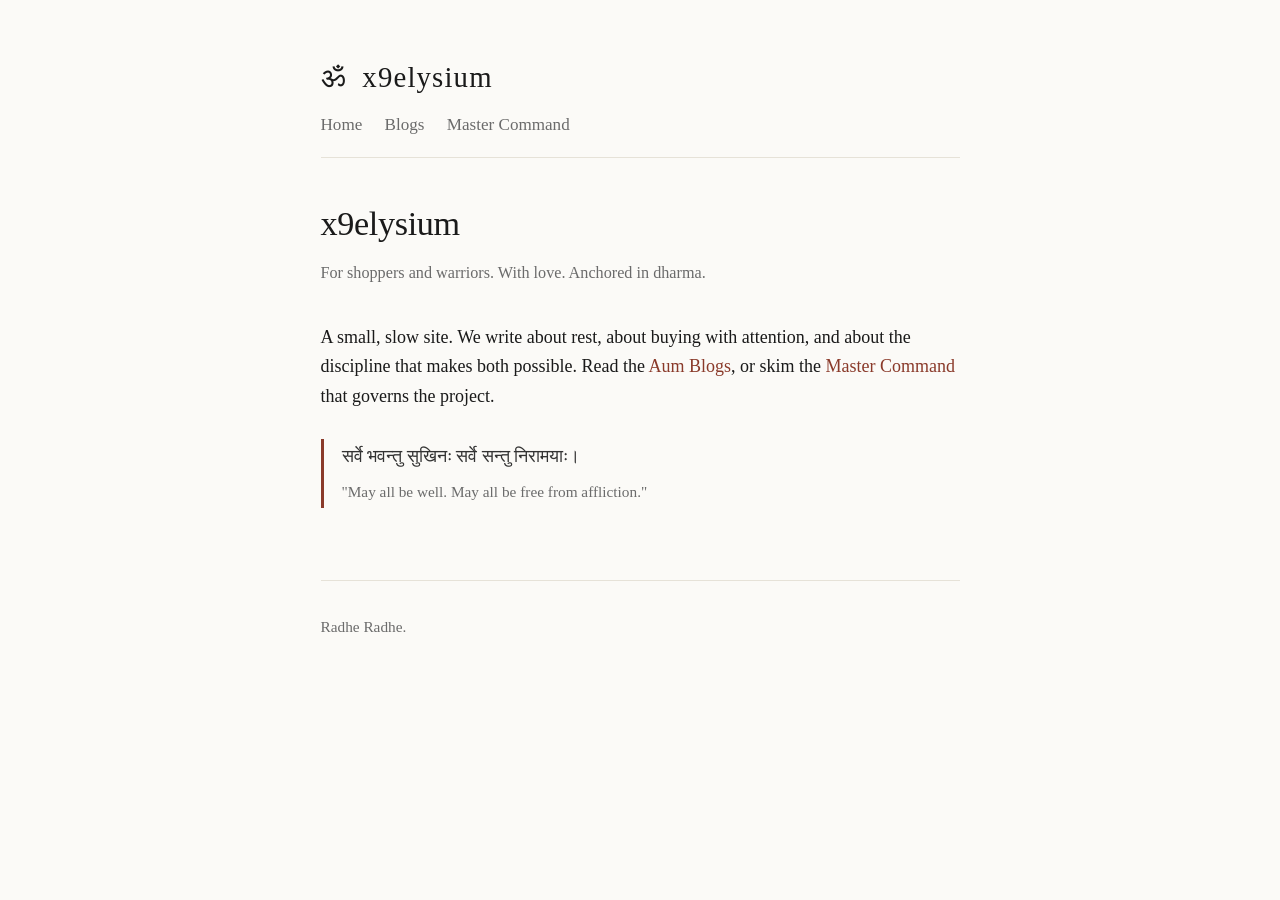
<file: index.html>
<!doctype html>
<html lang="en">
<head>
  <meta charset="utf-8" />
  <meta name="viewport" content="width=device-width, initial-scale=1" />
  <title>x9elysium</title>
  <link rel="stylesheet" href="blogs/style.css" />
</head>
<body>
  <div class="wrap">
    <header class="site">
      <div class="om">ॐ &nbsp;x9elysium</div>
      <nav>
        <a href="index.html">Home</a>
        <a href="blogs/index.html">Blogs</a>
        <a href="docs/X9ELYSIUM_MASTER_COMMAND.md">Master Command</a>
      </nav>
    </header>

    <h1>x9elysium</h1>
    <p class="meta">For shoppers and warriors. With love. Anchored in dharma.</p>

    <p>
      A small, slow site. We write about rest, about buying with attention, and about
      the discipline that makes both possible. Read the
      <a href="blogs/index.html">Aum Blogs</a>, or skim the
      <a href="docs/X9ELYSIUM_MASTER_COMMAND.md">Master Command</a> that governs the project.
    </p>

    <blockquote>
      <span class="shloka">सर्वे भवन्तु सुखिनः सर्वे सन्तु निरामयाः।</span>
      <span class="src">"May all be well. May all be free from affliction."</span>
    </blockquote>

    <footer class="site">
      <p>Radhe Radhe.</p>
    </footer>
  </div>
</body>
</html>
</file>
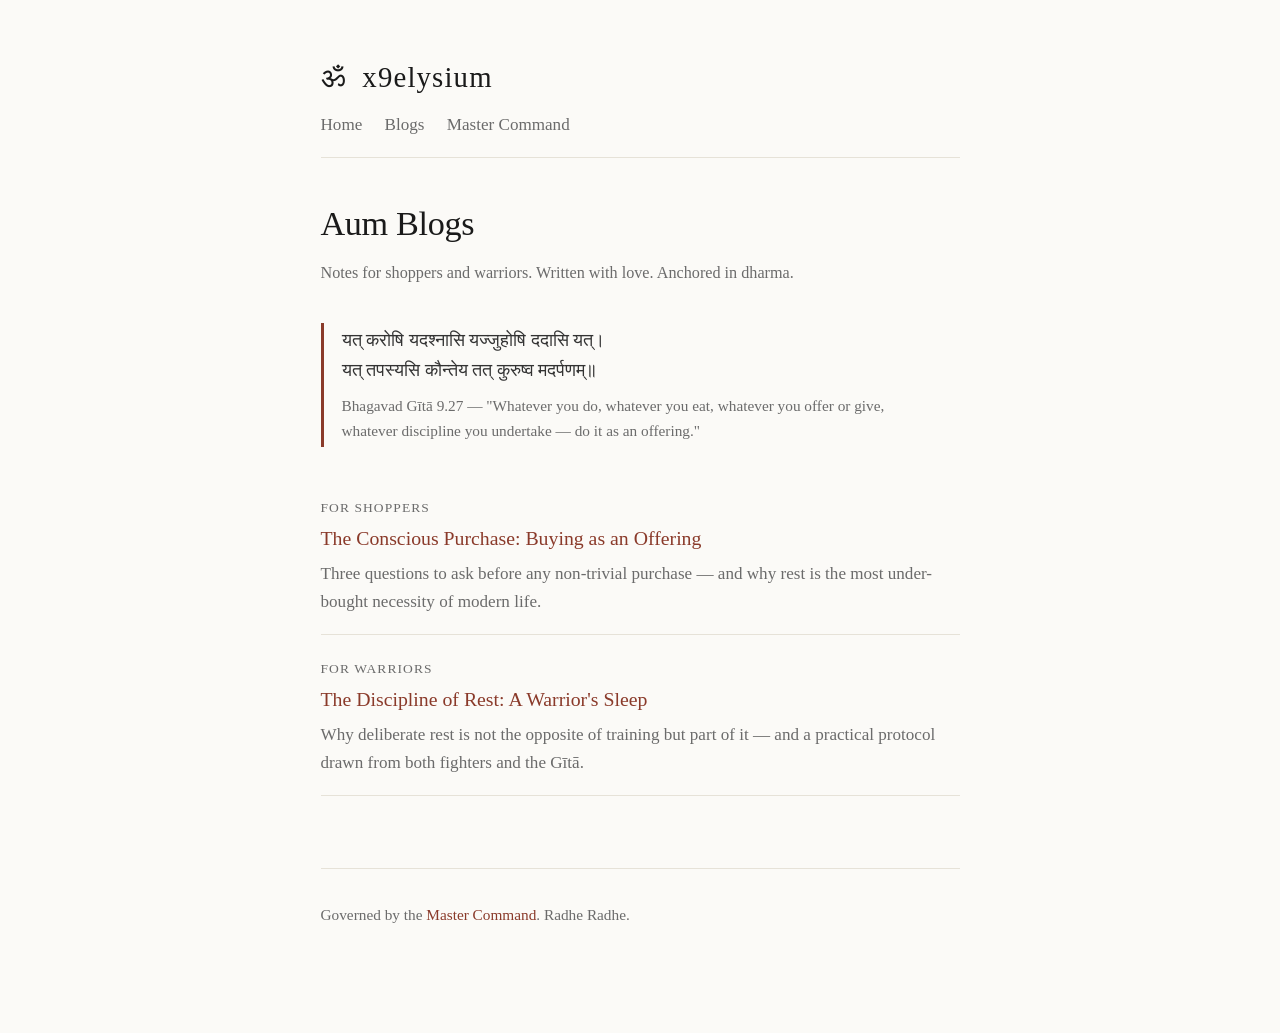
<file: blogs/index.html>
<!doctype html>
<html lang="en">
<head>
  <meta charset="utf-8" />
  <meta name="viewport" content="width=device-width, initial-scale=1" />
  <title>Aum Blogs — x9elysium</title>
  <link rel="stylesheet" href="style.css" />
</head>
<body>
  <div class="wrap">
    <header class="site">
      <div class="om">ॐ &nbsp;x9elysium</div>
      <nav>
        <a href="../index.html">Home</a>
        <a href="index.html">Blogs</a>
        <a href="../docs/X9ELYSIUM_MASTER_COMMAND.md">Master Command</a>
      </nav>
    </header>

    <h1>Aum Blogs</h1>
    <p class="meta">Notes for shoppers and warriors. Written with love. Anchored in dharma.</p>

    <blockquote>
      <span class="shloka">यत् करोषि यदश्नासि यज्जुहोषि ददासि यत्।<br/>
      यत् तपस्यसि कौन्तेय तत् कुरुष्व मदर्पणम्॥</span>
      <span class="src">Bhagavad Gītā 9.27 — "Whatever you do, whatever you eat, whatever you offer or give, whatever discipline you undertake — do it as an offering."</span>
    </blockquote>

    <ul class="posts">
      <li>
        <span class="tag">For shoppers</span>
        <div class="title"><a href="shoppers-conscious-rest.html">The Conscious Purchase: Buying as an Offering</a></div>
        <div class="blurb">Three questions to ask before any non-trivial purchase — and why rest is the most under-bought necessity of modern life.</div>
      </li>
      <li>
        <span class="tag">For warriors</span>
        <div class="title"><a href="warriors-discipline-of-rest.html">The Discipline of Rest: A Warrior's Sleep</a></div>
        <div class="blurb">Why deliberate rest is not the opposite of training but part of it — and a practical protocol drawn from both fighters and the Gītā.</div>
      </li>
    </ul>

    <footer class="site">
      <p>Governed by the <a href="../docs/X9ELYSIUM_MASTER_COMMAND.md">Master Command</a>. Radhe Radhe.</p>
    </footer>
  </div>
</body>
</html>
</file>
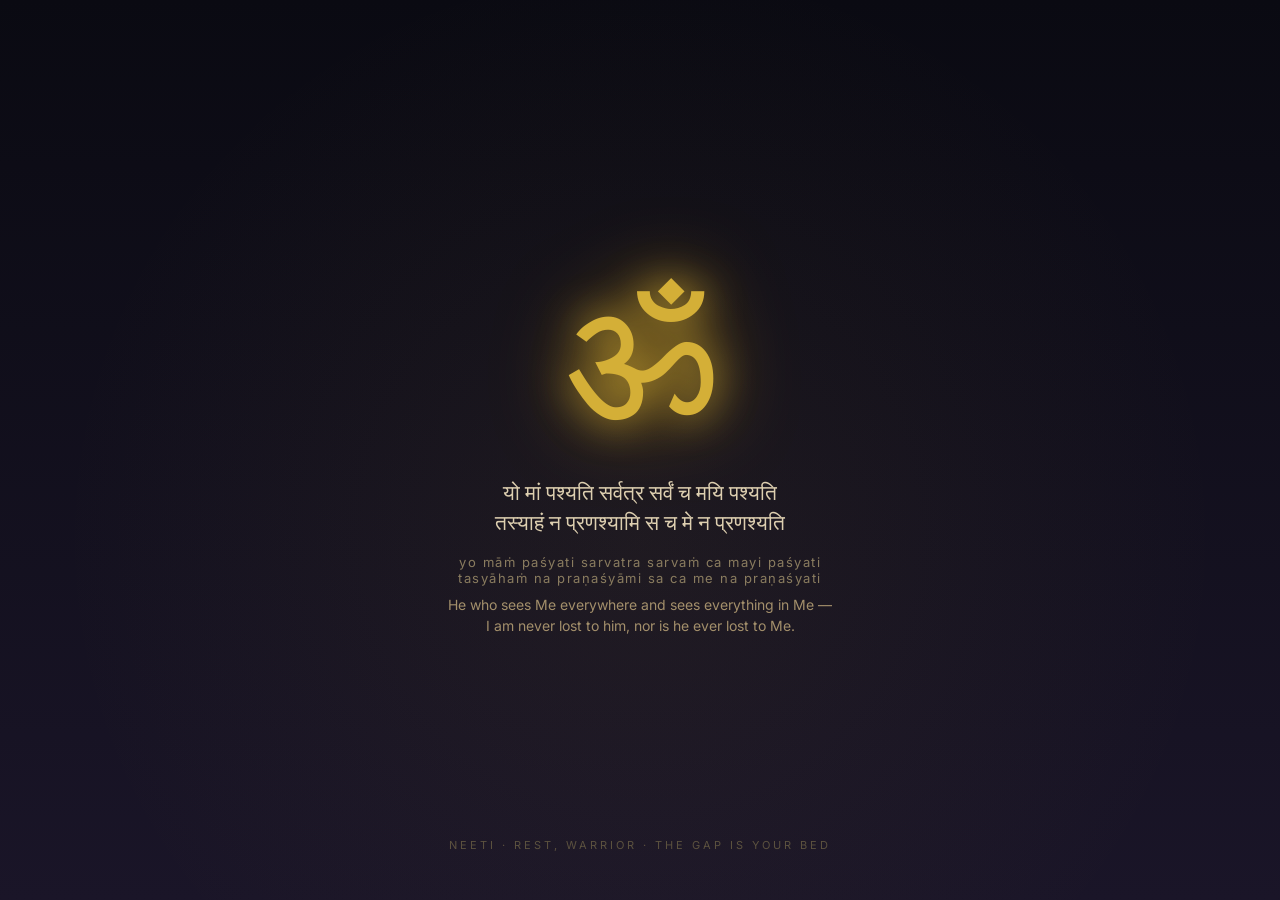
<file: rest.html>
<!DOCTYPE html>
<html lang="en">
<head>
    <meta charset="UTF-8">
    <meta name="viewport" content="width=device-width, initial-scale=1.0">
    <title>Rest • x9elysium</title>
    <style>
        @import url('https://fonts.googleapis.com/css2?family=Playfair+Display:wght@700&family=Inter:wght@300&display=swap');

        :root {
            --gold: #d4af37;
            --deep: #0a0a12;
        }

        * { margin: 0; padding: 0; box-sizing: border-box; }

        body {
            background: #0a0a12;
            color: #e8d9b8;
            font-family: 'Inter', system-ui, sans-serif;
            height: 100vh;
            overflow: hidden;
            display: flex;
            align-items: center;
            justify-content: center;
            position: relative;
        }

        .mist {
            position: absolute;
            inset: 0;
            background: radial-gradient(circle at 50% 60%, rgba(212, 175, 55, 0.06) 0%, transparent 70%);
            animation: mist-drift 25s ease-in-out infinite;
            pointer-events: none;
            z-index: 2;
        }

        .content {
            text-align: center;
            z-index: 3;
            max-width: 620px;
            padding: 0 24px;
        }

        .om {
            font-size: 180px;
            line-height: 1;
            color: #d4af37;
            text-shadow:
                0 0 40px #d4af37,
                0 0 80px #b8860b;
            animation: om-pulse 4.2s ease-in-out infinite;
            margin-bottom: 32px;
            user-select: none;
        }

        .shloka {
            font-family: 'Playfair Display', Georgia, serif;
            font-size: 21px;
            line-height: 1.45;
            margin-bottom: 18px;
            opacity: 0.95;
        }

        .transliteration {
            font-size: 13px;
            letter-spacing: 1.5px;
            color: #8a7c5f;
            margin-bottom: 8px;
        }

        .meaning {
            font-size: 14px;
            color: #a38f6b;
            max-width: 420px;
            margin: 0 auto;
            line-height: 1.5;
        }

        .neeti {
            position: absolute;
            bottom: 48px;
            font-size: 11px;
            letter-spacing: 3px;
            color: #5c523f;
            text-transform: uppercase;
            z-index: 3;
        }

        @keyframes om-pulse {
            0%, 100% { transform: scale(1); opacity: 0.95; }
            50%     { transform: scale(1.035); opacity: 1; }
        }

        @keyframes mist-drift {
            0%, 100% { opacity: 0.7; }
            50%     { opacity: 0.95; }
        }

        .video-placeholder {
            position: absolute;
            inset: 0;
            background: linear-gradient(180deg, #0a0a12 0%, #1a1528 100%);
            z-index: 1;
        }

        /* When real video is added, uncomment below and remove .video-placeholder */
        /*
        video {
            position: absolute;
            inset: 0;
            width: 100%;
            height: 100%;
            object-fit: cover;
            z-index: 1;
            opacity: 0.85;
        }
        */
    </style>
</head>
<body>
    <!-- VIDEO PLACEHOLDER — replace with real file when ready -->
    <div class="video-placeholder">
        <!--
        <video id="wallpaper" autoplay loop muted playsinline>
            <source src="assets/wallpaper.mp4" type="video/mp4">
        </video>
        -->
    </div>

    <div class="mist"></div>

    <div class="content">
        <div class="om">ॐ</div>

        <div class="shloka">
            यो मां पश्यति सर्वत्र सर्वं च मयि पश्यति<br>
            तस्याहं न प्रणश्यामि स च मे न प्रणश्यति
        </div>

        <div class="transliteration">
            yo māṁ paśyati sarvatra sarvaṁ ca mayi paśyati<br>
            tasyāhaṁ na praṇaśyāmi sa ca me na praṇaśyati
        </div>

        <div class="meaning">
            He who sees Me everywhere and sees everything in Me —<br>
            I am never lost to him, nor is he ever lost to Me.
        </div>
    </div>

    <div class="neeti">Neeti · Rest, warrior · The Gap is your bed</div>

    <script>
        // Press any key to fade toward black for true sleep mode.
        document.addEventListener('keydown', () => {
            document.body.style.transition = 'opacity 2.8s';
            document.body.style.opacity = '0.03';
        });
    </script>
</body>
</html>
</file>
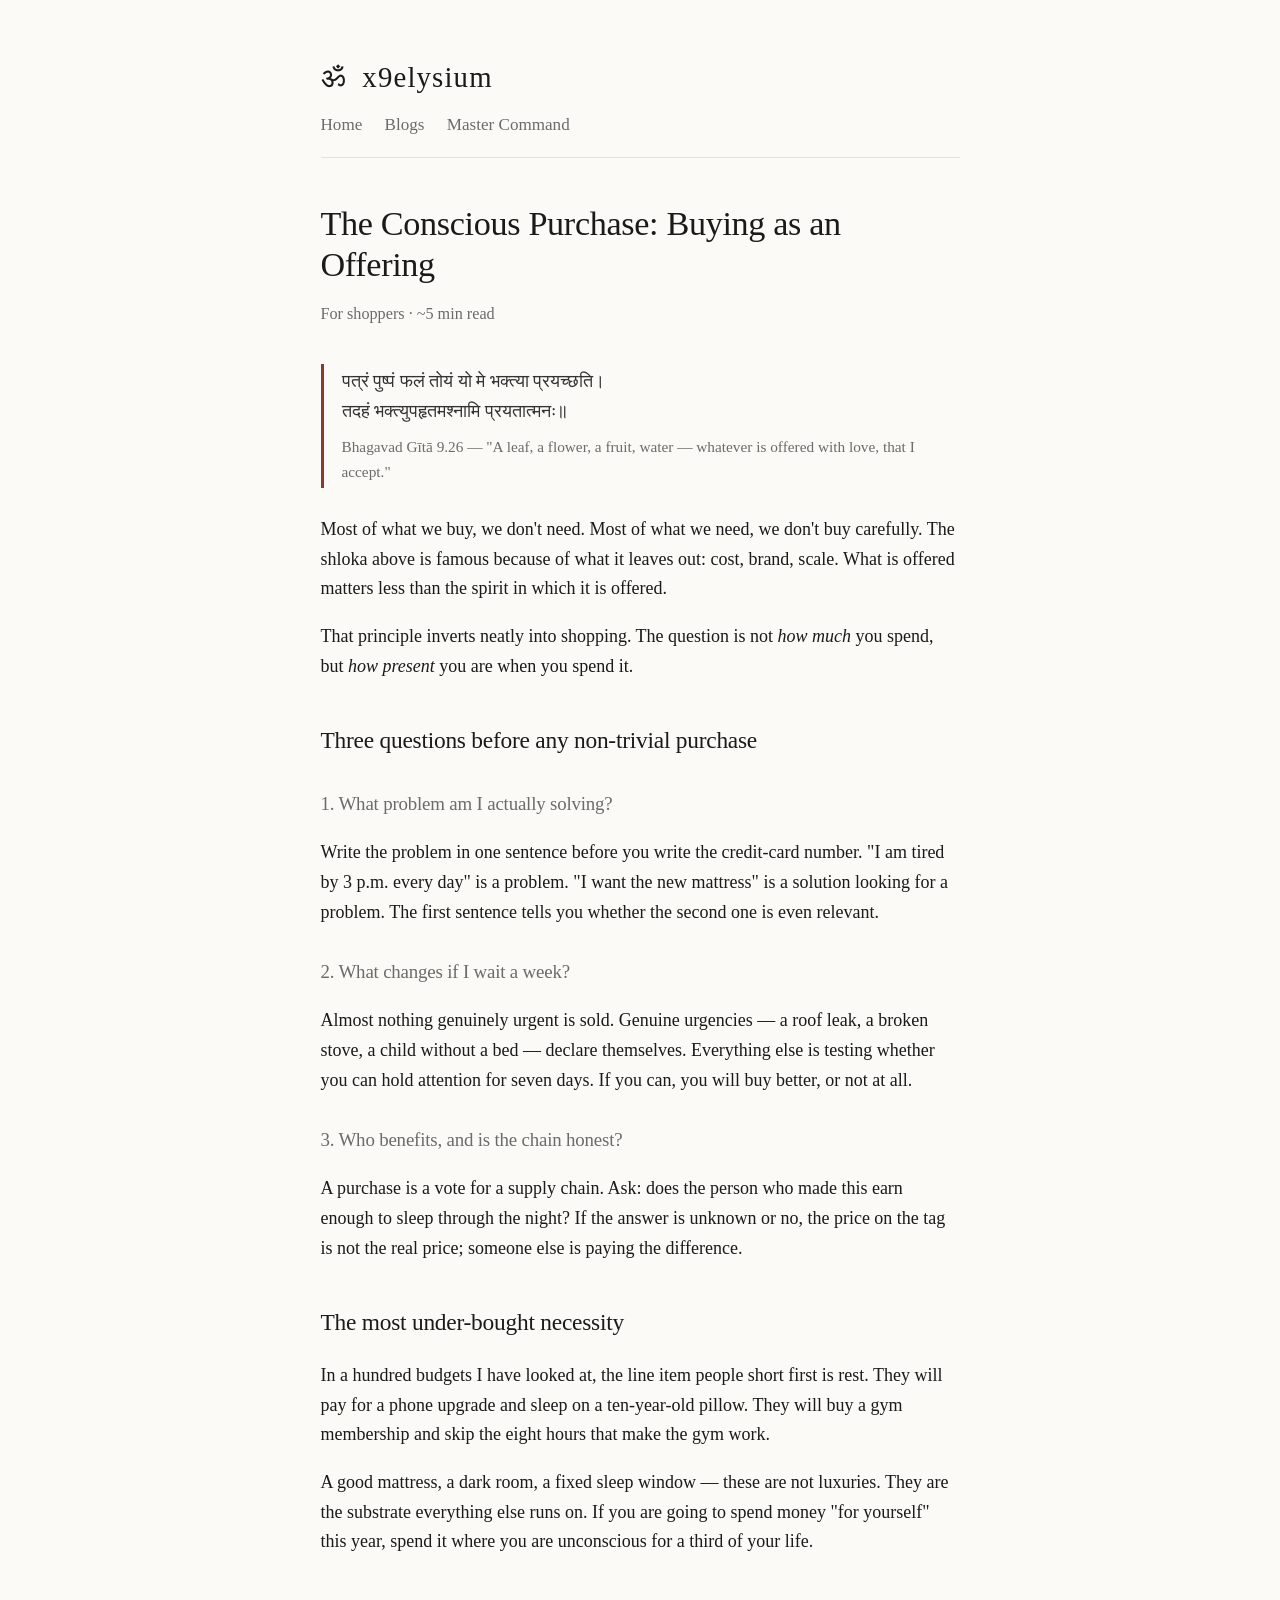
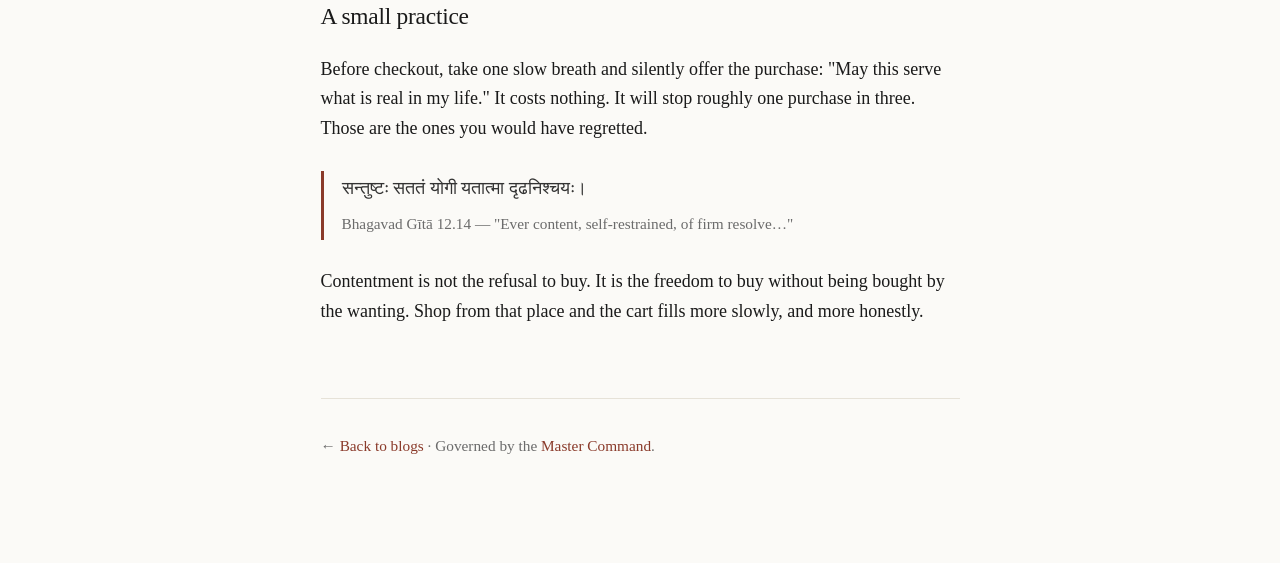
<file: blogs/shoppers-conscious-rest.html>
<!doctype html>
<html lang="en">
<head>
  <meta charset="utf-8" />
  <meta name="viewport" content="width=device-width, initial-scale=1" />
  <title>The Conscious Purchase — x9elysium blogs</title>
  <link rel="stylesheet" href="style.css" />
</head>
<body>
  <div class="wrap">
    <header class="site">
      <div class="om">ॐ &nbsp;x9elysium</div>
      <nav>
        <a href="../index.html">Home</a>
        <a href="index.html">Blogs</a>
        <a href="../docs/X9ELYSIUM_MASTER_COMMAND.md">Master Command</a>
      </nav>
    </header>

    <h1>The Conscious Purchase: Buying as an Offering</h1>
    <p class="meta">For shoppers · ~5 min read</p>

    <blockquote>
      <span class="shloka">पत्रं पुष्पं फलं तोयं यो मे भक्त्या प्रयच्छति।<br/>
      तदहं भक्त्युपहृतमश्नामि प्रयतात्मनः॥</span>
      <span class="src">Bhagavad Gītā 9.26 — "A leaf, a flower, a fruit, water — whatever is offered with love, that I accept."</span>
    </blockquote>

    <p>
      Most of what we buy, we don't need. Most of what we need, we don't buy carefully.
      The shloka above is famous because of what it leaves out: cost, brand, scale.
      What is offered matters less than the spirit in which it is offered.
    </p>
    <p>
      That principle inverts neatly into shopping. The question is not <em>how much</em>
      you spend, but <em>how present</em> you are when you spend it.
    </p>

    <h2>Three questions before any non-trivial purchase</h2>

    <h3>1. What problem am I actually solving?</h3>
    <p>
      Write the problem in one sentence before you write the credit-card number.
      "I am tired by 3 p.m. every day" is a problem. "I want the new mattress" is a solution
      looking for a problem. The first sentence tells you whether the second one is even relevant.
    </p>

    <h3>2. What changes if I wait a week?</h3>
    <p>
      Almost nothing genuinely urgent is sold. Genuine urgencies — a roof leak, a broken stove,
      a child without a bed — declare themselves. Everything else is testing whether you can
      hold attention for seven days. If you can, you will buy better, or not at all.
    </p>

    <h3>3. Who benefits, and is the chain honest?</h3>
    <p>
      A purchase is a vote for a supply chain. Ask: does the person who made this earn enough
      to sleep through the night? If the answer is unknown or no, the price on the tag is not
      the real price; someone else is paying the difference.
    </p>

    <h2>The most under-bought necessity</h2>
    <p>
      In a hundred budgets I have looked at, the line item people short first is rest.
      They will pay for a phone upgrade and sleep on a ten-year-old pillow. They will buy a
      gym membership and skip the eight hours that make the gym work.
    </p>
    <p>
      A good mattress, a dark room, a fixed sleep window — these are not luxuries. They are
      the substrate everything else runs on. If you are going to spend money "for yourself"
      this year, spend it where you are unconscious for a third of your life.
    </p>

    <h2>A small practice</h2>
    <p>
      Before checkout, take one slow breath and silently offer the purchase: "May this serve
      what is real in my life." It costs nothing. It will stop roughly one purchase in three.
      Those are the ones you would have regretted.
    </p>

    <blockquote>
      <span class="shloka">सन्तुष्टः सततं योगी यतात्मा दृढनिश्चयः।</span>
      <span class="src">Bhagavad Gītā 12.14 — "Ever content, self-restrained, of firm resolve…"</span>
    </blockquote>

    <p>
      Contentment is not the refusal to buy. It is the freedom to buy without being bought by
      the wanting. Shop from that place and the cart fills more slowly, and more honestly.
    </p>

    <footer class="site">
      <p>← <a href="index.html">Back to blogs</a> · Governed by the <a href="../docs/X9ELYSIUM_MASTER_COMMAND.md">Master Command</a>.</p>
    </footer>
  </div>
</body>
</html>
</file>
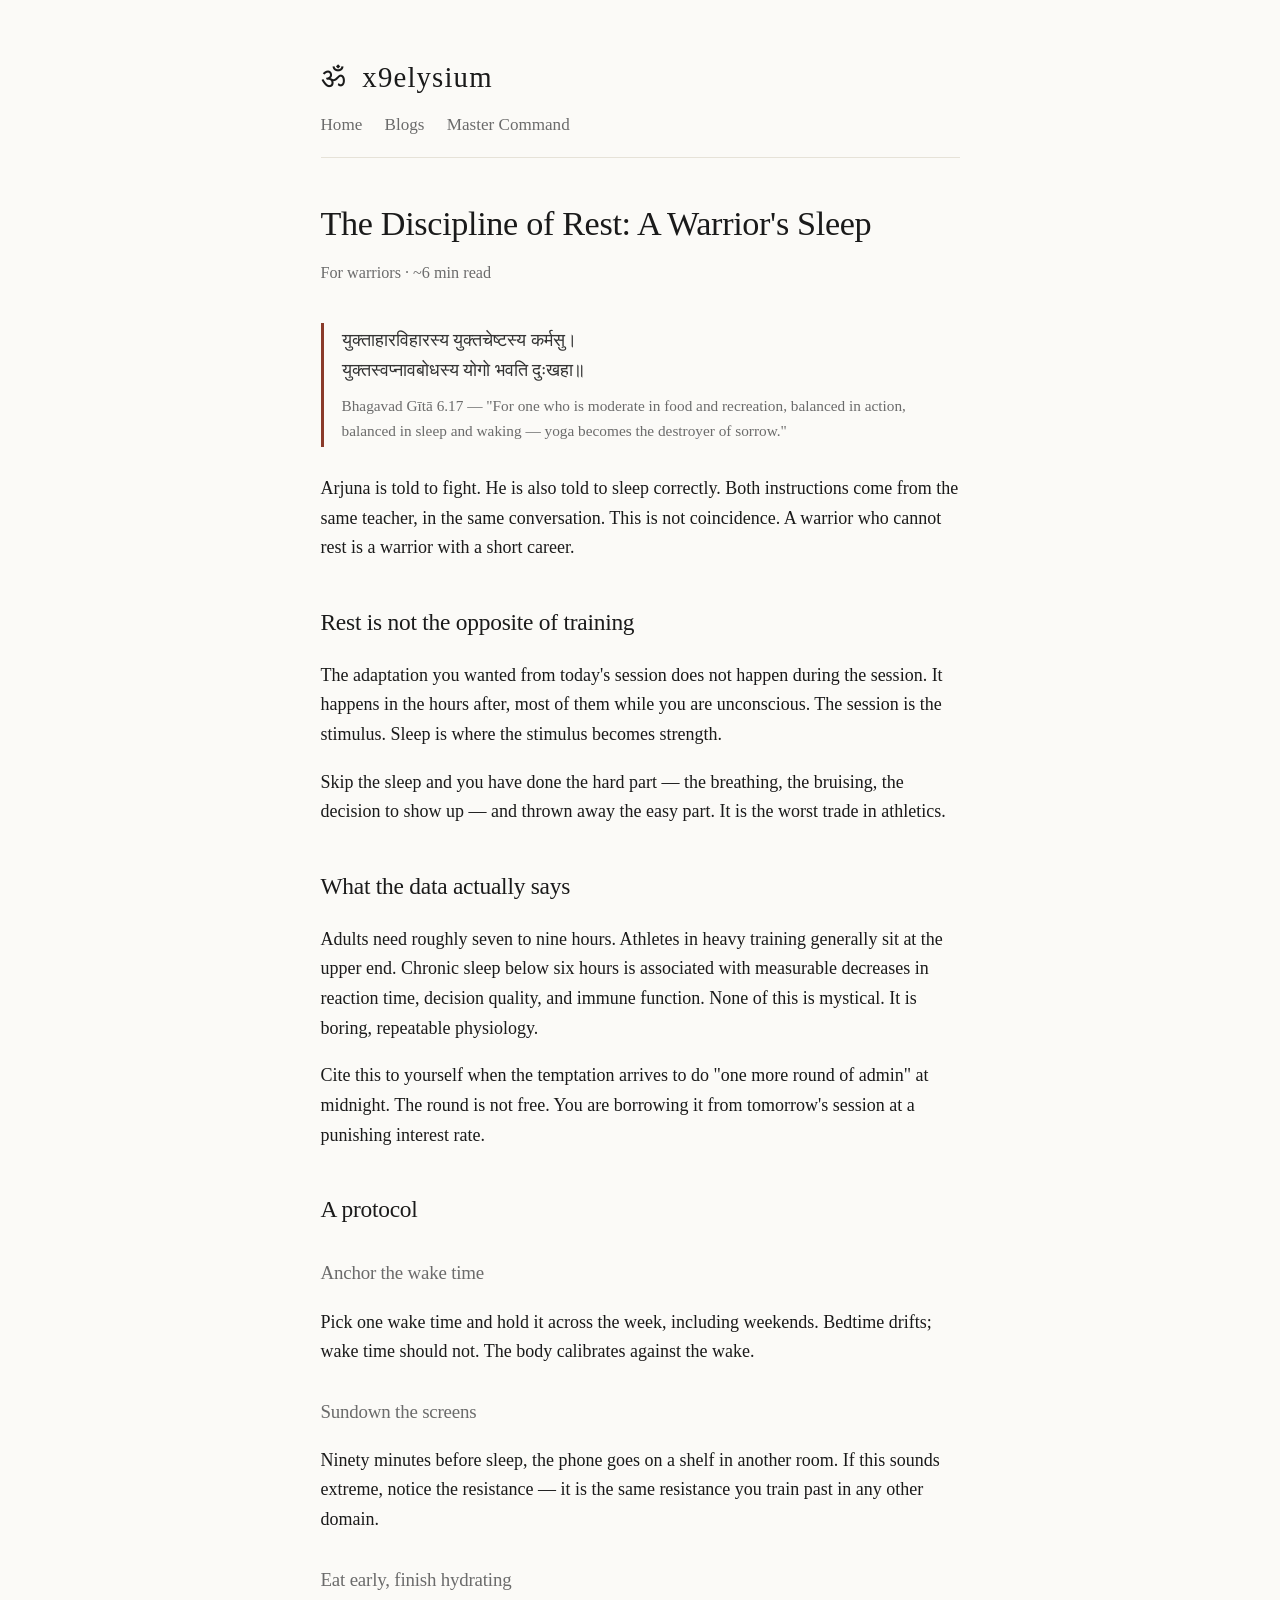
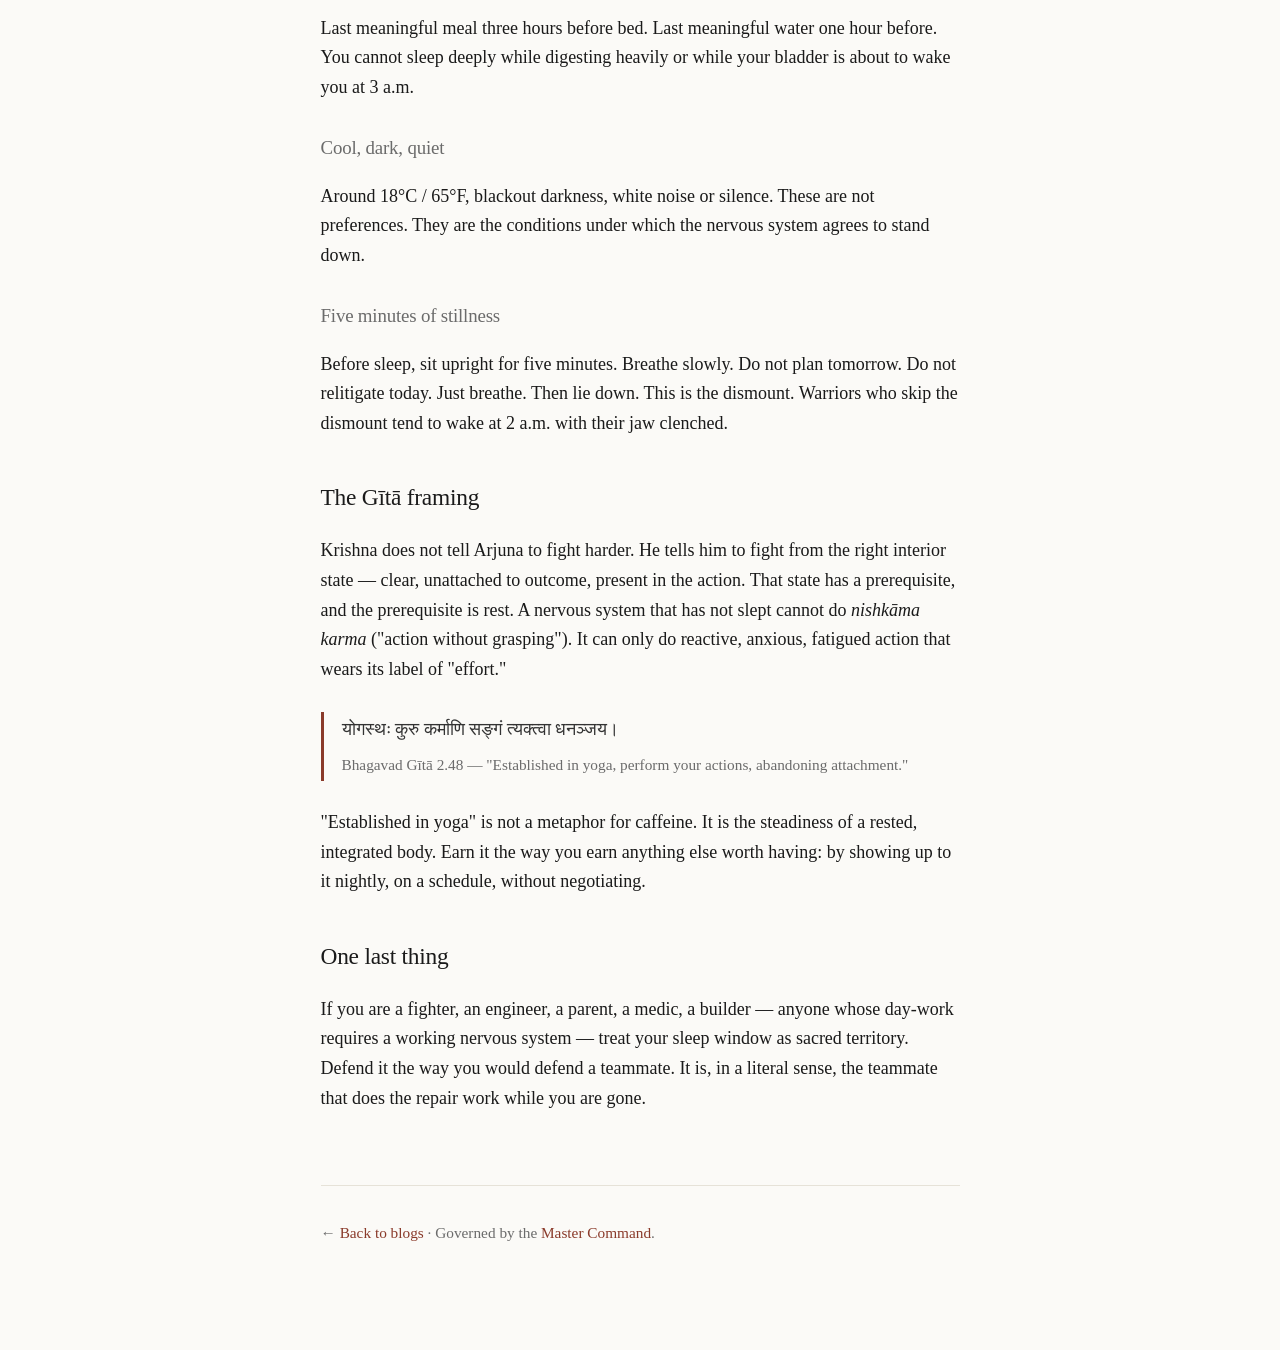
<file: blogs/warriors-discipline-of-rest.html>
<!doctype html>
<html lang="en">
<head>
  <meta charset="utf-8" />
  <meta name="viewport" content="width=device-width, initial-scale=1" />
  <title>The Discipline of Rest — x9elysium blogs</title>
  <link rel="stylesheet" href="style.css" />
</head>
<body>
  <div class="wrap">
    <header class="site">
      <div class="om">ॐ &nbsp;x9elysium</div>
      <nav>
        <a href="../index.html">Home</a>
        <a href="index.html">Blogs</a>
        <a href="../docs/X9ELYSIUM_MASTER_COMMAND.md">Master Command</a>
      </nav>
    </header>

    <h1>The Discipline of Rest: A Warrior's Sleep</h1>
    <p class="meta">For warriors · ~6 min read</p>

    <blockquote>
      <span class="shloka">युक्ताहारविहारस्य युक्तचेष्टस्य कर्मसु।<br/>
      युक्तस्वप्नावबोधस्य योगो भवति दुःखहा॥</span>
      <span class="src">Bhagavad Gītā 6.17 — "For one who is moderate in food and recreation, balanced in action, balanced in sleep and waking — yoga becomes the destroyer of sorrow."</span>
    </blockquote>

    <p>
      Arjuna is told to fight. He is also told to sleep correctly. Both instructions
      come from the same teacher, in the same conversation. This is not coincidence.
      A warrior who cannot rest is a warrior with a short career.
    </p>

    <h2>Rest is not the opposite of training</h2>
    <p>
      The adaptation you wanted from today's session does not happen during the session.
      It happens in the hours after, most of them while you are unconscious. The session
      is the stimulus. Sleep is where the stimulus becomes strength.
    </p>
    <p>
      Skip the sleep and you have done the hard part — the breathing, the bruising, the
      decision to show up — and thrown away the easy part. It is the worst trade in
      athletics.
    </p>

    <h2>What the data actually says</h2>
    <p>
      Adults need roughly seven to nine hours. Athletes in heavy training generally sit
      at the upper end. Chronic sleep below six hours is associated with measurable
      decreases in reaction time, decision quality, and immune function. None of this
      is mystical. It is boring, repeatable physiology.
    </p>
    <p>
      Cite this to yourself when the temptation arrives to do "one more round of admin"
      at midnight. The round is not free. You are borrowing it from tomorrow's session
      at a punishing interest rate.
    </p>

    <h2>A protocol</h2>

    <h3>Anchor the wake time</h3>
    <p>
      Pick one wake time and hold it across the week, including weekends.
      Bedtime drifts; wake time should not. The body calibrates against the wake.
    </p>

    <h3>Sundown the screens</h3>
    <p>
      Ninety minutes before sleep, the phone goes on a shelf in another room. If this
      sounds extreme, notice the resistance — it is the same resistance you train past
      in any other domain.
    </p>

    <h3>Eat early, finish hydrating</h3>
    <p>
      Last meaningful meal three hours before bed. Last meaningful water one hour before.
      You cannot sleep deeply while digesting heavily or while your bladder is about to
      wake you at 3 a.m.
    </p>

    <h3>Cool, dark, quiet</h3>
    <p>
      Around 18°C / 65°F, blackout darkness, white noise or silence. These are not
      preferences. They are the conditions under which the nervous system agrees to
      stand down.
    </p>

    <h3>Five minutes of stillness</h3>
    <p>
      Before sleep, sit upright for five minutes. Breathe slowly. Do not plan tomorrow.
      Do not relitigate today. Just breathe. Then lie down. This is the dismount.
      Warriors who skip the dismount tend to wake at 2 a.m. with their jaw clenched.
    </p>

    <h2>The Gītā framing</h2>
    <p>
      Krishna does not tell Arjuna to fight harder. He tells him to fight from the
      right interior state — clear, unattached to outcome, present in the action.
      That state has a prerequisite, and the prerequisite is rest. A nervous system
      that has not slept cannot do <em>nishkāma karma</em> ("action without grasping").
      It can only do reactive, anxious, fatigued action that wears its label of "effort."
    </p>

    <blockquote>
      <span class="shloka">योगस्थः कुरु कर्माणि सङ्गं त्यक्त्वा धनञ्जय।</span>
      <span class="src">Bhagavad Gītā 2.48 — "Established in yoga, perform your actions, abandoning attachment."</span>
    </blockquote>

    <p>
      "Established in yoga" is not a metaphor for caffeine. It is the steadiness of a
      rested, integrated body. Earn it the way you earn anything else worth having:
      by showing up to it nightly, on a schedule, without negotiating.
    </p>

    <h2>One last thing</h2>
    <p>
      If you are a fighter, an engineer, a parent, a medic, a builder — anyone whose
      day-work requires a working nervous system — treat your sleep window as sacred
      territory. Defend it the way you would defend a teammate. It is, in a literal
      sense, the teammate that does the repair work while you are gone.
    </p>

    <footer class="site">
      <p>← <a href="index.html">Back to blogs</a> · Governed by the <a href="../docs/X9ELYSIUM_MASTER_COMMAND.md">Master Command</a>.</p>
    </footer>
  </div>
</body>
</html>
</file>
<file: blogs/style.css>
:root {
  --ink: #1a1a1a;
  --paper: #fbfaf7;
  --accent: #8a3a2a;
  --muted: #6b6b6b;
  --rule: #e6e2d8;
  --max: 38rem;
}

* { box-sizing: border-box; }

html, body {
  margin: 0;
  padding: 0;
  background: var(--paper);
  color: var(--ink);
  font-family: Georgia, "Iowan Old Style", "Times New Roman", serif;
  font-size: 18px;
  line-height: 1.65;
}

a {
  color: var(--accent);
  text-decoration: none;
  border-bottom: 1px solid transparent;
}
a:hover { border-bottom-color: var(--accent); }

.wrap {
  max-width: var(--max);
  margin: 0 auto;
  padding: 3rem 1.25rem 5rem;
}

header.site {
  border-bottom: 1px solid var(--rule);
  padding-bottom: 1rem;
  margin-bottom: 2.5rem;
}
header.site .om {
  font-family: "Sanskrit 2003", "Noto Sans Devanagari", serif;
  font-size: 1.6rem;
  letter-spacing: 0.04em;
}
header.site nav { margin-top: 0.5rem; font-size: 0.95rem; color: var(--muted); }
header.site nav a { margin-right: 1rem; color: var(--muted); }

h1, h2, h3 { font-weight: normal; letter-spacing: -0.01em; }
h1 { font-size: 1.9rem; line-height: 1.2; margin: 0 0 0.4rem; }
h2 { font-size: 1.3rem; margin-top: 2.2rem; }
h3 { font-size: 1.05rem; margin-top: 1.6rem; color: var(--muted); }

.meta {
  color: var(--muted);
  font-size: 0.9rem;
  margin-bottom: 2rem;
}

blockquote {
  border-left: 3px solid var(--accent);
  margin: 1.5rem 0;
  padding: 0.2rem 1rem;
  color: #333;
  font-style: italic;
}
blockquote .src {
  display: block;
  font-style: normal;
  font-size: 0.85rem;
  color: var(--muted);
  margin-top: 0.4rem;
}

.shloka {
  font-family: "Sanskrit 2003", "Noto Sans Devanagari", serif;
  font-style: normal;
}

ul.posts { list-style: none; padding: 0; margin: 0; }
ul.posts li {
  padding: 1rem 0;
  border-bottom: 1px solid var(--rule);
}
ul.posts .tag {
  display: inline-block;
  font-size: 0.75rem;
  text-transform: uppercase;
  letter-spacing: 0.08em;
  color: var(--muted);
  margin-right: 0.6rem;
}
ul.posts .title { font-size: 1.1rem; }
ul.posts .blurb { color: var(--muted); font-size: 0.95rem; margin-top: 0.3rem; }

footer.site {
  margin-top: 4rem;
  padding-top: 1rem;
  border-top: 1px solid var(--rule);
  font-size: 0.85rem;
  color: var(--muted);
}
</file>
